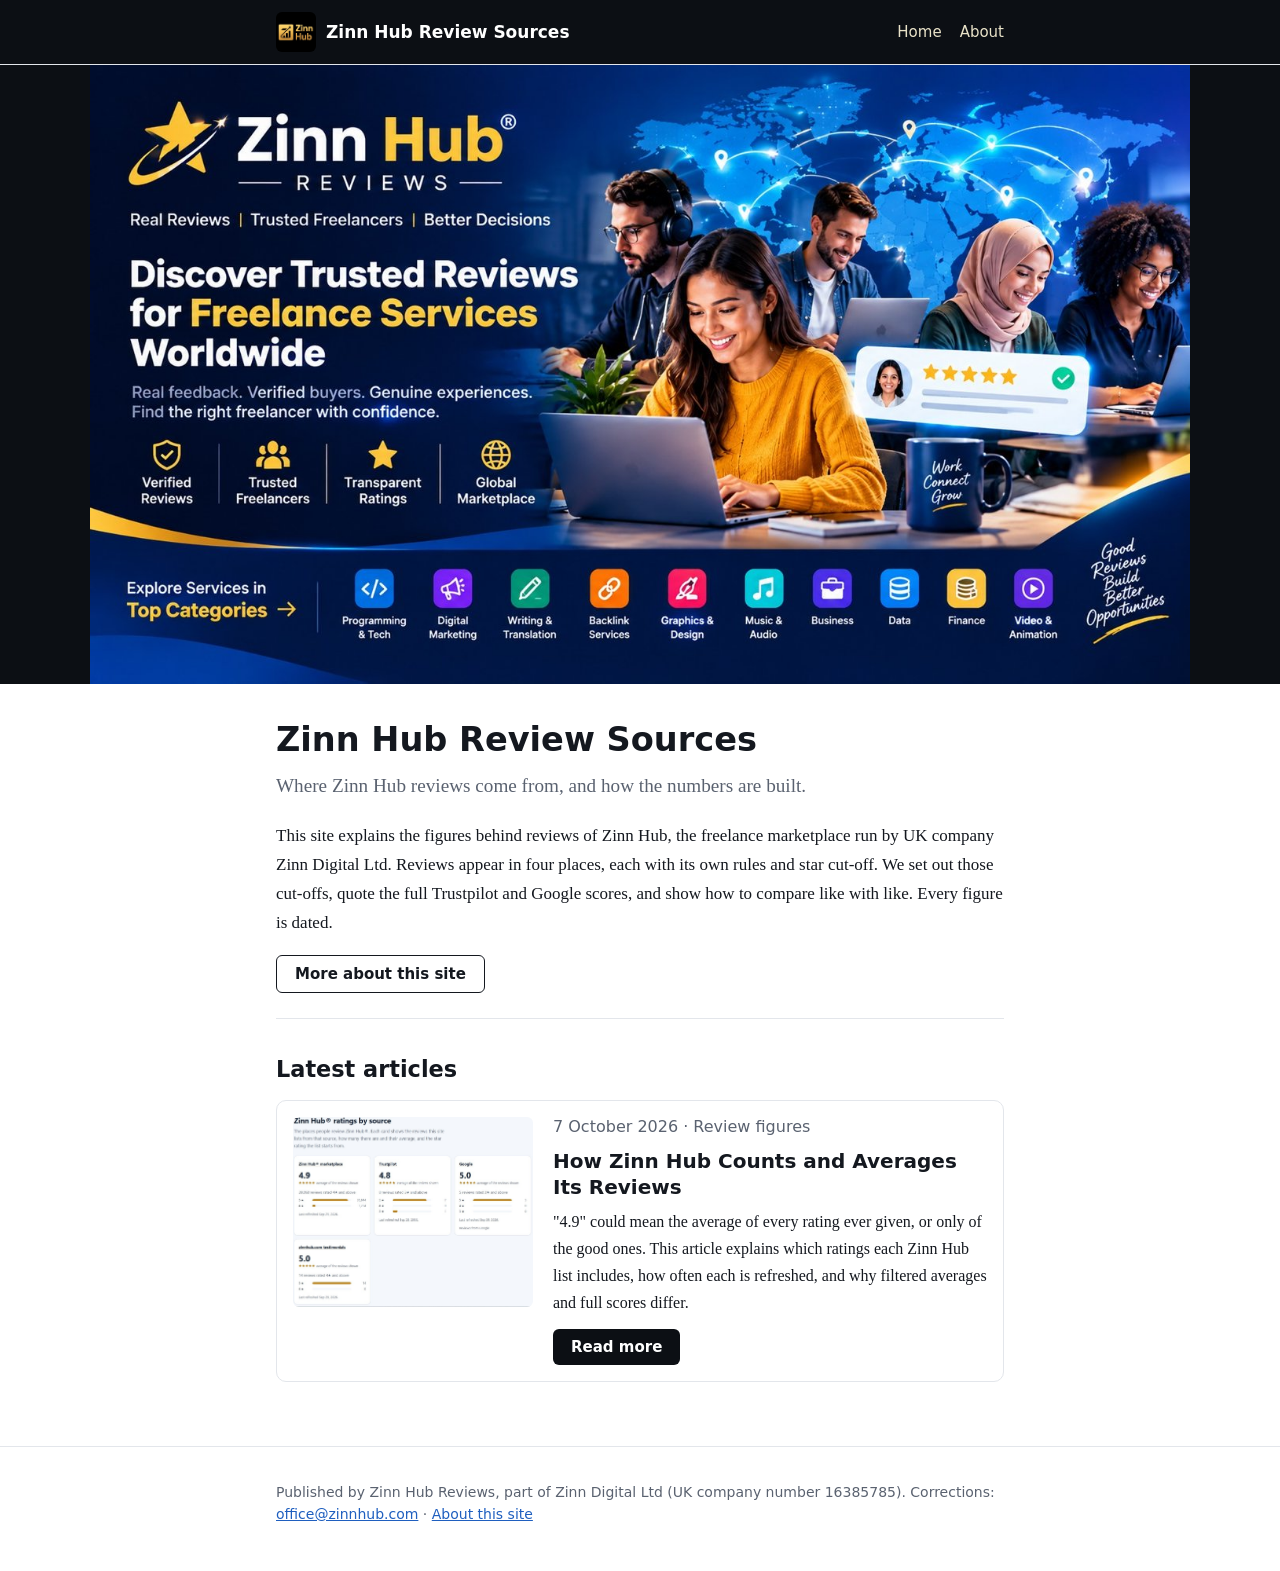
<file: index.html>
<!doctype html>
<html lang="en-GB">
<head>
<meta charset="utf-8">
<meta name="viewport" content="width=device-width, initial-scale=1">
<title>Zinn Hub Review Sources: How the Numbers Are Built</title>
<meta name="description" content="Where Zinn Hub reviews come from and how the numbers are built: marketplace orders, Trustpilot, Google and testimonials, with every star cut-off explained.">
<meta name="robots" content="index, follow">
<meta name="author" content="Zinn Hub Reviews">
<link rel="canonical" href="https://zinn-hub-reviews.github.io/">
<link rel="icon" href="zinn-hub-reviews-logo.jpg" type="image/jpeg">
<meta property="og:type" content="website">
<meta property="og:site_name" content="Zinn Hub Review Sources">
<meta property="og:title" content="Zinn Hub Review Sources: How the Numbers Are Built">
<meta property="og:description" content="Where Zinn Hub reviews come from and how the numbers are built: marketplace orders, Trustpilot, Google and testimonials, with every star cut-off explained.">
<meta property="og:url" content="https://zinn-hub-reviews.github.io/">
<meta property="og:image" content="https://zinn-hub-reviews.github.io/zinn-hub-reviews-banner-freelance-services-worldwide.jpg">
<meta property="og:image:alt" content="Zinn Hub Reviews banner: reviews for freelance services worldwide">
<meta property="og:locale" content="en_GB">
<meta name="twitter:card" content="summary_large_image">
<link rel="stylesheet" href="style.css">
<script type="application/ld+json">
{
  "@context": "https://schema.org",
  "@type": "Blog",
  "name": "Zinn Hub Review Sources",
  "url": "https://zinn-hub-reviews.github.io/",
  "description": "Where Zinn Hub reviews come from and how the numbers are built, with every star cut-off explained.",
  "inLanguage": "en-GB",
  "publisher": {
    "@type": "Organization",
    "name": "Zinn Digital Ltd",
    "url": "https://zinnhub.com/",
    "logo": {"@type": "ImageObject", "url": "https://zinn-hub-reviews.github.io/zinn-hub-reviews-logo.jpg"}
  },
  "blogPost": [{
    "@type": "BlogPosting",
    "headline": "How Zinn Hub Counts and Averages Its Reviews",
    "url": "https://zinn-hub-reviews.github.io/how-zinn-hub-counts-and-averages-reviews.html",
    "datePublished": "2026-10-07",
    "image": "https://zinn-hub-reviews.github.io/zinn-hub-ratings-by-review-source.jpg"
  }]
}
</script>
</head>
<body>
<header class="site">
  <div class="wrap">
    <a class="brand" href="./"><img src="zinn-hub-reviews-logo.jpg" alt="Zinn Hub Reviews logo" width="40" height="40"><span>Zinn Hub Review Sources</span></a>
    <nav><a href="./">Home</a><a href="about.html">About</a></nav>
  </div>
</header>

<div class="hero">
  <img src="zinn-hub-reviews-banner-freelance-services-worldwide.jpg" alt="Zinn Hub Reviews banner: reviews for freelance services worldwide" width="1400" height="788">
</div>

<main class="wrap">
<section class="intro">
  <h1>Zinn Hub Review Sources</h1>
  <p class="lead">Where Zinn Hub reviews come from, and how the numbers are built.</p>
  <p>This site explains the figures behind reviews of Zinn Hub, the freelance marketplace run by UK company Zinn Digital Ltd. Reviews appear in four places, each with its own rules and star cut-off. We set out those cut-offs, quote the full Trustpilot and Google scores, and show how to compare like with like. Every figure is dated.</p>
  <p><a class="btn btn-ghost" href="about.html">More about this site</a></p>
</section>

<section class="posts" aria-labelledby="latest">
  <h2 id="latest">Latest articles</h2>
  <article class="card">
    <a class="thumb" href="how-zinn-hub-counts-and-averages-reviews.html"><img src="zinn-hub-ratings-by-review-source.jpg" alt="Zinn Hub ratings by review source: marketplace, Trustpilot, Google and testimonials" width="1003" height="779" loading="lazy"></a>
    <div class="card-body">
      <p class="card-meta">7 October 2026 · Review figures</p>
      <h3><a href="how-zinn-hub-counts-and-averages-reviews.html">How Zinn Hub Counts and Averages Its Reviews</a></h3>
      <p>"4.9" could mean the average of every rating ever given, or only of the good ones. This article explains which ratings each Zinn Hub list includes, how often each is refreshed, and why filtered averages and full scores differ.</p>
      <a class="btn" href="how-zinn-hub-counts-and-averages-reviews.html">Read more</a>
    </div>
  </article>
</section>
</main>

<footer class="site">
  <div class="wrap">
    <p>Published by Zinn Hub Reviews, part of Zinn Digital Ltd (UK company number 16385785). Corrections: <a href="mailto:office@zinnhub.com">office@zinnhub.com</a> · <a href="about.html">About this site</a></p>
  </div>
</footer>
</body>
</html>
</file>
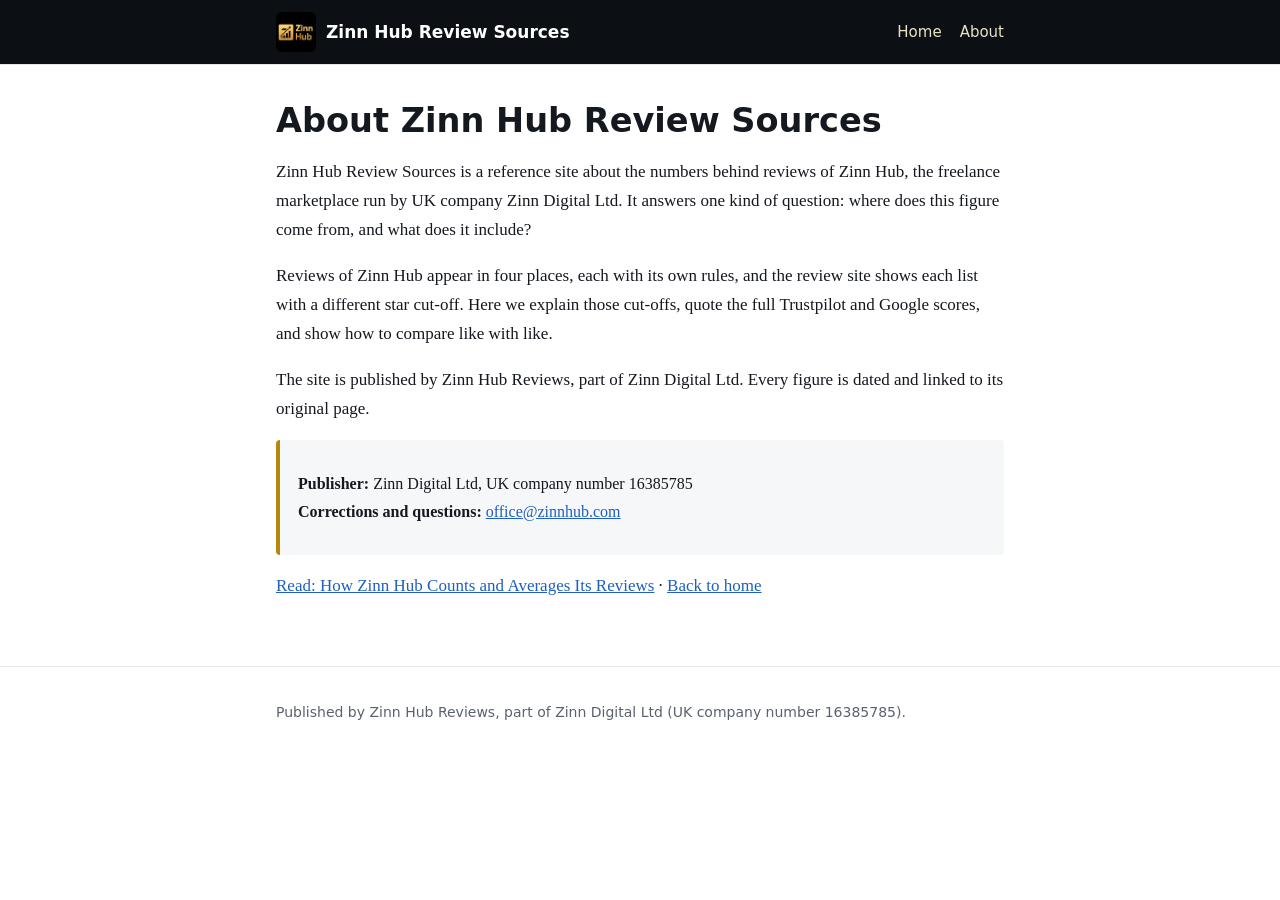
<file: about.html>
<!doctype html>
<html lang="en-GB">
<head>
<meta charset="utf-8">
<meta name="viewport" content="width=device-width, initial-scale=1">
<title>About Zinn Hub Review Sources</title>
<meta name="description" content="Zinn Hub Review Sources explains where Zinn Hub review figures come from, what each list includes and how to compare them. Published by Zinn Digital Ltd.">
<meta name="robots" content="index, follow">
<link rel="canonical" href="https://zinn-hub-reviews.github.io/about.html">
<link rel="icon" href="zinn-hub-reviews-logo.jpg" type="image/jpeg">
<meta property="og:type" content="website">
<meta property="og:site_name" content="Zinn Hub Review Sources">
<meta property="og:title" content="About Zinn Hub Review Sources">
<meta property="og:description" content="Where Zinn Hub review figures come from, what each list includes and how to compare them. Published by Zinn Digital Ltd.">
<meta property="og:url" content="https://zinn-hub-reviews.github.io/about.html">
<meta property="og:image" content="https://zinn-hub-reviews.github.io/zinn-hub-reviews-logo.jpg">
<meta property="og:locale" content="en_GB">
<link rel="stylesheet" href="style.css">
<script type="application/ld+json">
{
  "@context": "https://schema.org",
  "@type": "AboutPage",
  "name": "About Zinn Hub Review Sources",
  "url": "https://zinn-hub-reviews.github.io/about.html",
  "inLanguage": "en-GB",
  "publisher": {
    "@type": "Organization",
    "name": "Zinn Digital Ltd",
    "url": "https://zinnhub.com/",
    "email": "office@zinnhub.com",
    "logo": {"@type": "ImageObject", "url": "https://zinn-hub-reviews.github.io/zinn-hub-reviews-logo.jpg"}
  }
}
</script>
</head>
<body>
<header class="site">
  <div class="wrap">
    <a class="brand" href="./"><img src="zinn-hub-reviews-logo.jpg" alt="Zinn Hub Reviews logo" width="40" height="40"><span>Zinn Hub Review Sources</span></a>
    <nav><a href="./">Home</a><a href="about.html">About</a></nav>
  </div>
</header>

<main class="wrap">
<h1>About Zinn Hub Review Sources</h1>
<p>Zinn Hub Review Sources is a reference site about the numbers behind reviews of Zinn Hub, the freelance marketplace run by UK company Zinn Digital Ltd. It answers one kind of question: where does this figure come from, and what does it include?</p>
<p>Reviews of Zinn Hub appear in four places, each with its own rules, and the review site shows each list with a different star cut-off. Here we explain those cut-offs, quote the full Trustpilot and Google scores, and show how to compare like with like.</p>
<p>The site is published by Zinn Hub Reviews, part of Zinn Digital Ltd. Every figure is dated and linked to its original page.</p>
<div class="note">
  <p><strong>Publisher:</strong> Zinn Digital Ltd, UK company number 16385785<br>
  <strong>Corrections and questions:</strong> <a href="mailto:office@zinnhub.com">office@zinnhub.com</a></p>
</div>
<p><a href="how-zinn-hub-counts-and-averages-reviews.html">Read: How Zinn Hub Counts and Averages Its Reviews</a> · <a href="./">Back to home</a></p>
</main>

<footer class="site">
  <div class="wrap">
    <p>Published by Zinn Hub Reviews, part of Zinn Digital Ltd (UK company number 16385785).</p>
  </div>
</footer>
</body>
</html>
</file>
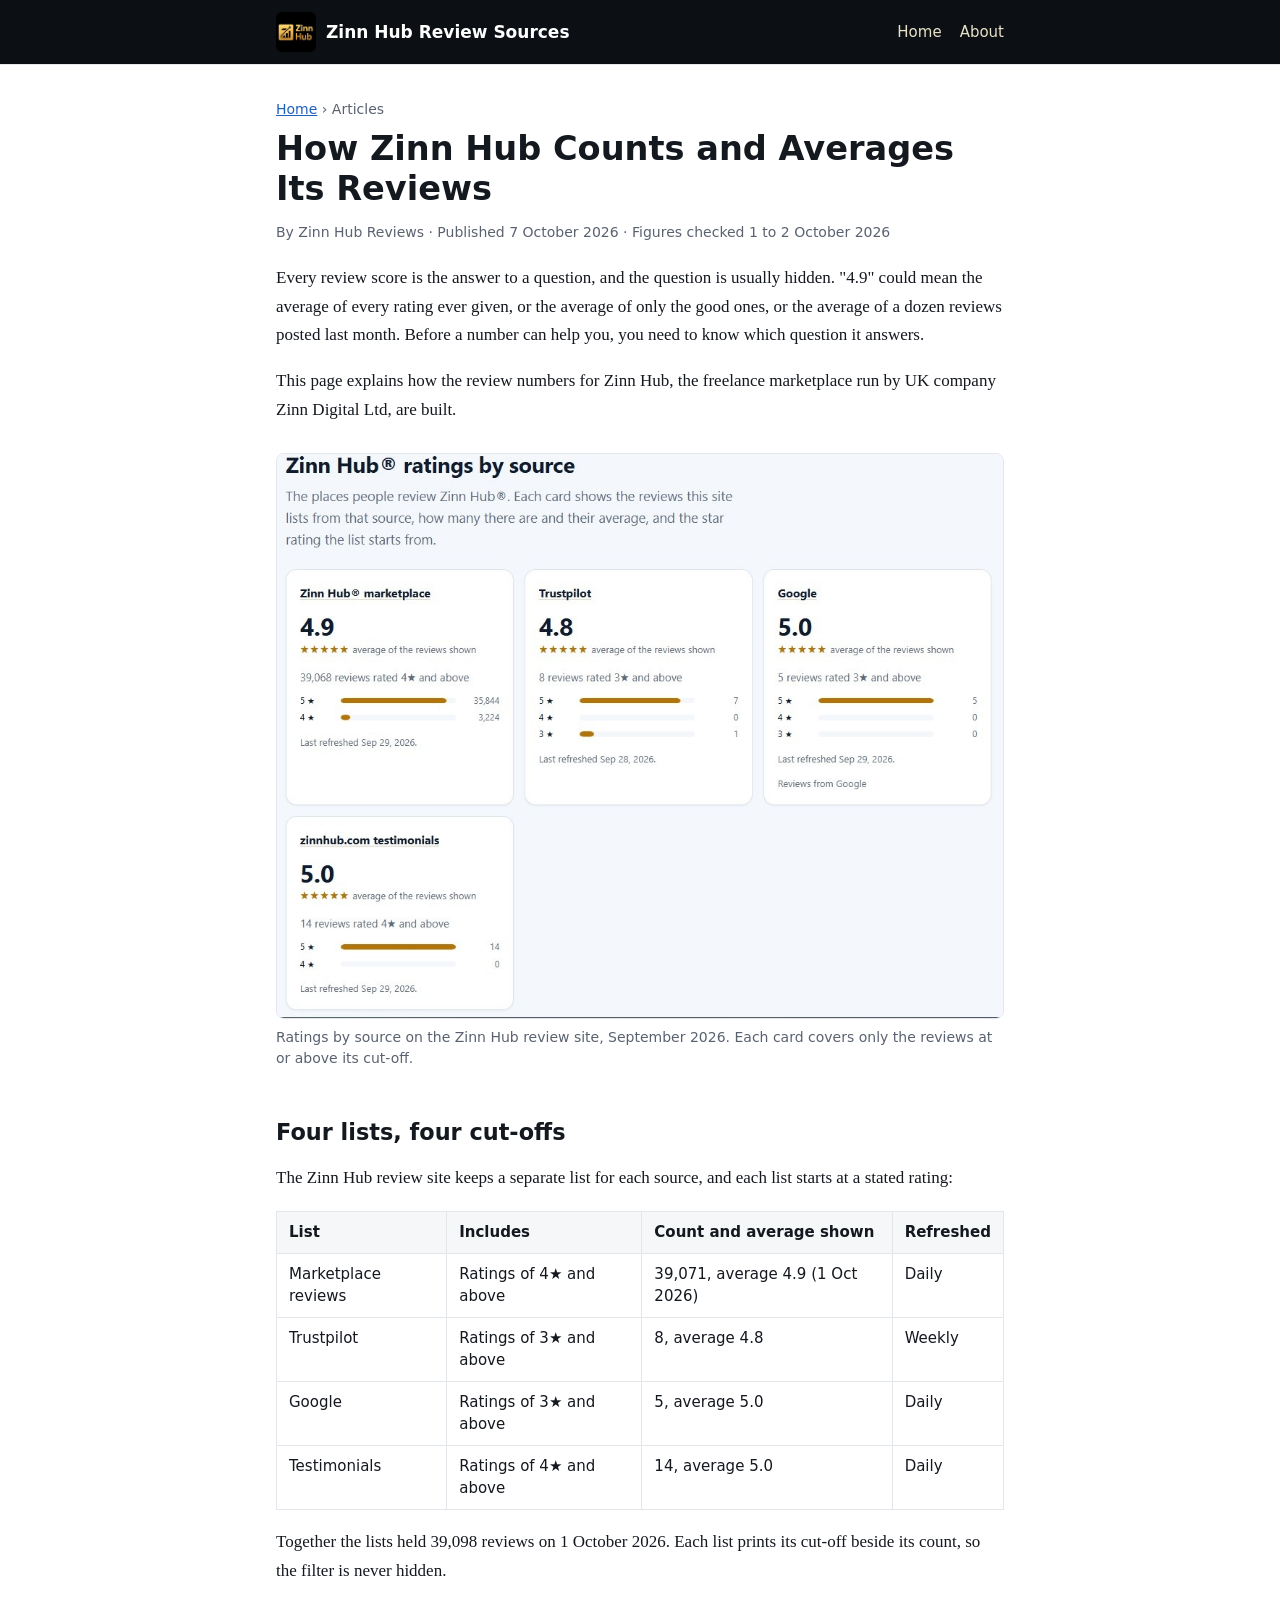
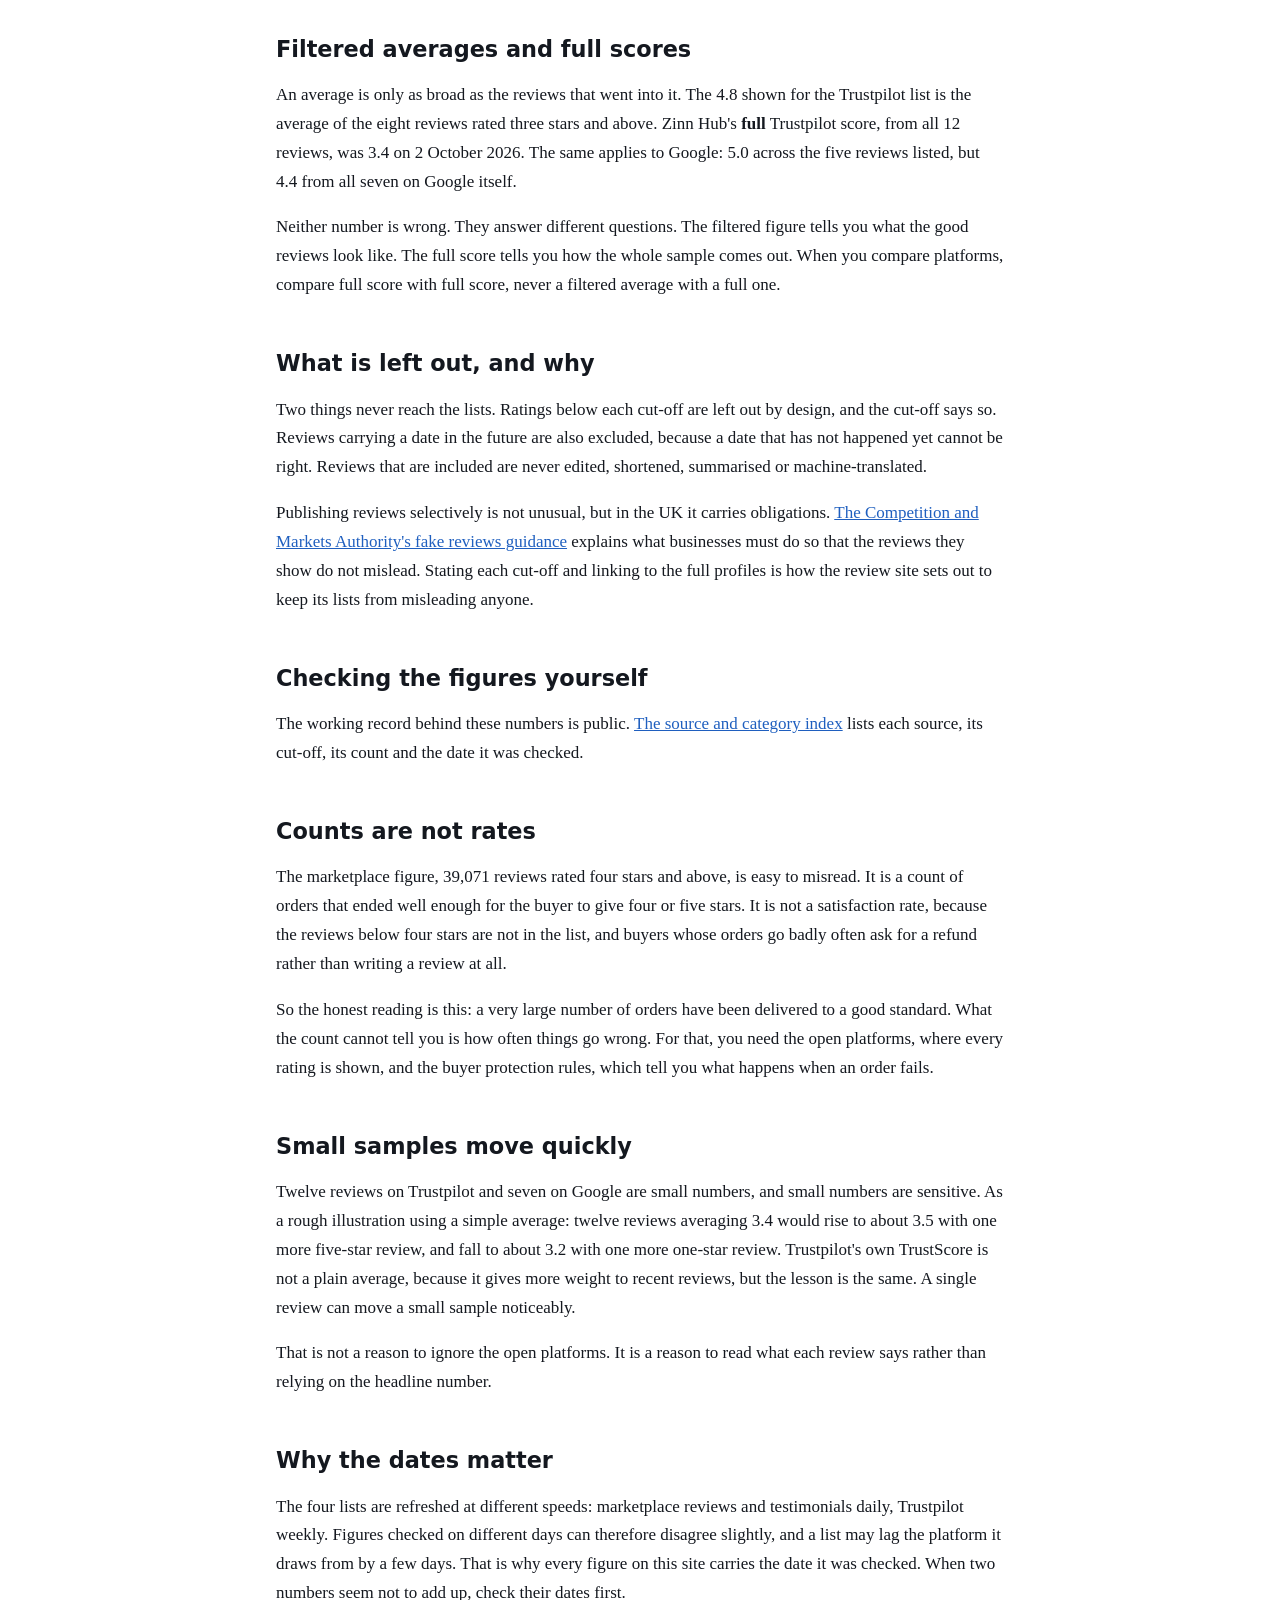
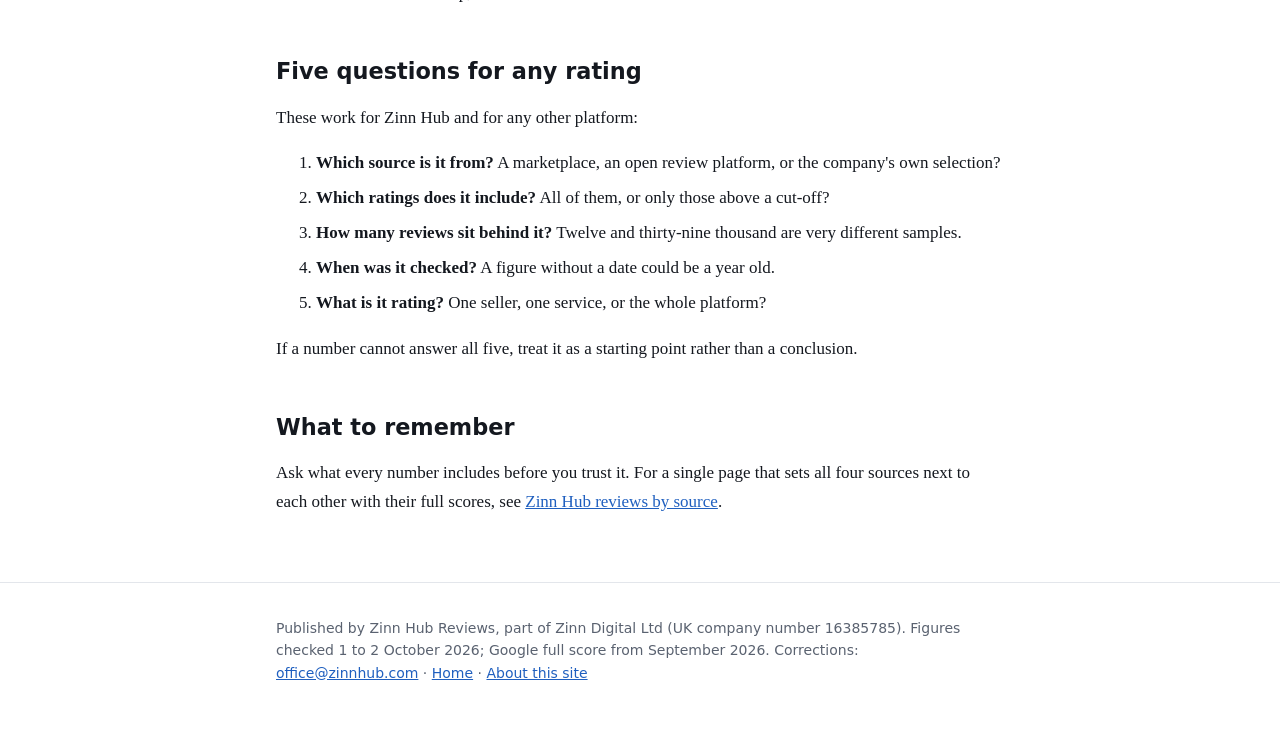
<file: how-zinn-hub-counts-and-averages-reviews.html>
<!doctype html>
<html lang="en-GB">
<head>
<meta charset="utf-8">
<meta name="viewport" content="width=device-width, initial-scale=1">
<title>How Zinn Hub Counts and Averages Its Reviews</title>
<meta name="description" content="How Zinn Hub review counts and averages are built: which ratings each list includes, how often it is refreshed, and why filtered and full scores differ.">
<meta name="keywords" content="Zinn Hub reviews, review counts, average rating, Trustpilot score, review sources, CMA guidance">
<meta name="robots" content="index, follow">
<meta name="author" content="Zinn Hub Reviews">
<link rel="canonical" href="https://zinn-hub-reviews.github.io/how-zinn-hub-counts-and-averages-reviews.html">
<link rel="icon" href="zinn-hub-reviews-logo.jpg" type="image/jpeg">
<meta property="og:type" content="article">
<meta property="og:site_name" content="Zinn Hub Review Sources">
<meta property="og:title" content="How Zinn Hub Counts and Averages Its Reviews">
<meta property="og:description" content="How Zinn Hub review counts and averages are built: which ratings each list includes, how often it is refreshed, and why filtered and full scores differ.">
<meta property="og:url" content="https://zinn-hub-reviews.github.io/how-zinn-hub-counts-and-averages-reviews.html">
<meta property="og:image" content="https://zinn-hub-reviews.github.io/zinn-hub-ratings-by-review-source.jpg">
<meta property="og:image:alt" content="Zinn Hub ratings by review source: marketplace, Trustpilot, Google and testimonials">
<meta property="og:locale" content="en_GB">
<meta property="article:published_time" content="2026-10-07">
<meta name="twitter:card" content="summary_large_image">
<link rel="stylesheet" href="style.css">
<script type="application/ld+json">
{
  "@context": "https://schema.org",
  "@type": "Article",
  "headline": "How Zinn Hub Counts and Averages Its Reviews",
  "description": "How Zinn Hub review counts and averages are built: which ratings each list includes, how often it is refreshed, and why filtered and full scores differ.",
  "image": "https://zinn-hub-reviews.github.io/zinn-hub-ratings-by-review-source.jpg",
  "datePublished": "2026-10-07",
  "dateModified": "2026-10-07",
  "inLanguage": "en-GB",
  "mainEntityOfPage": "https://zinn-hub-reviews.github.io/how-zinn-hub-counts-and-averages-reviews.html",
  "author": {"@type": "Organization", "name": "Zinn Hub Reviews", "url": "https://zinnhubreviews.com/"},
  "publisher": {
    "@type": "Organization",
    "name": "Zinn Digital Ltd",
    "url": "https://zinnhub.com/",
    "logo": {"@type": "ImageObject", "url": "https://zinn-hub-reviews.github.io/zinn-hub-reviews-logo.jpg"}
  },
  "about": {"@type": "Organization", "name": "Zinn Hub", "url": "https://zinnhub.com/"}
}
</script>
</head>
<body>
<header class="site">
  <div class="wrap">
    <a class="brand" href="./"><img src="zinn-hub-reviews-logo.jpg" alt="Zinn Hub Reviews logo" width="40" height="40"><span>Zinn Hub Review Sources</span></a>
    <nav><a href="./">Home</a><a href="about.html">About</a></nav>
  </div>
</header>

<main class="wrap">
<article>
<p class="crumbs"><a href="./">Home</a> › Articles</p>
<h1>How Zinn Hub Counts and Averages Its Reviews</h1>
<p class="meta">By Zinn Hub Reviews · Published 7 October 2026 · Figures checked 1 to 2 October 2026</p>

<p>Every review score is the answer to a question, and the question is usually hidden. "4.9" could mean the average of every rating ever given, or the average of only the good ones, or the average of a dozen reviews posted last month. Before a number can help you, you need to know which question it answers.</p>

<p>This page explains how the review numbers for Zinn Hub, the freelance marketplace run by UK company Zinn Digital Ltd, are built.</p>

<figure>
  <img src="zinn-hub-ratings-by-review-source.jpg" alt="Zinn Hub ratings by review source: marketplace, Trustpilot, Google and testimonials" width="1003" height="779">
  <figcaption>Ratings by source on the Zinn Hub review site, September 2026. Each card covers only the reviews at or above its cut-off.</figcaption>
</figure>

<h2>Four lists, four cut-offs</h2>
<p>The Zinn Hub review site keeps a separate list for each source, and each list starts at a stated rating:</p>
<div class="table-wrap">
<table>
  <thead><tr><th>List</th><th>Includes</th><th>Count and average shown</th><th>Refreshed</th></tr></thead>
  <tbody>
    <tr><td>Marketplace reviews</td><td>Ratings of 4★ and above</td><td>39,071, average 4.9 (1 Oct 2026)</td><td>Daily</td></tr>
    <tr><td>Trustpilot</td><td>Ratings of 3★ and above</td><td>8, average 4.8</td><td>Weekly</td></tr>
    <tr><td>Google</td><td>Ratings of 3★ and above</td><td>5, average 5.0</td><td>Daily</td></tr>
    <tr><td>Testimonials</td><td>Ratings of 4★ and above</td><td>14, average 5.0</td><td>Daily</td></tr>
  </tbody>
</table>
</div>
<p>Together the lists held 39,098 reviews on 1 October 2026. Each list prints its cut-off beside its count, so the filter is never hidden.</p>

<h2>Filtered averages and full scores</h2>
<p>An average is only as broad as the reviews that went into it. The 4.8 shown for the Trustpilot list is the average of the eight reviews rated three stars and above. Zinn Hub's <strong>full</strong> Trustpilot score, from all 12 reviews, was 3.4 on 2 October 2026. The same applies to Google: 5.0 across the five reviews listed, but 4.4 from all seven on Google itself.</p>
<p>Neither number is wrong. They answer different questions. The filtered figure tells you what the good reviews look like. The full score tells you how the whole sample comes out. When you compare platforms, compare full score with full score, never a filtered average with a full one.</p>

<h2>What is left out, and why</h2>
<p>Two things never reach the lists. Ratings below each cut-off are left out by design, and the cut-off says so. Reviews carrying a date in the future are also excluded, because a date that has not happened yet cannot be right. Reviews that are included are never edited, shortened, summarised or machine-translated.</p>
<p>Publishing reviews selectively is not unusual, but in the UK it carries obligations. <a href="https://www.gov.uk/government/publications/fake-reviews-cma208">The Competition and Markets Authority's fake reviews guidance</a> explains what businesses must do so that the reviews they show do not mislead. Stating each cut-off and linking to the full profiles is how the review site sets out to keep its lists from misleading anyone.</p>

<h2>Checking the figures yourself</h2>
<p>The working record behind these numbers is public. <a href="https://docs.google.com/spreadsheets/d/e/2PACX-1vTNYDg6b-x9W0nBi0LAIwGPPS3fiNRdH6Pi3pLp6FMhUeCY8wYb3EYJvKPn0r7V2oo_NOFGzGB7_reG/pubhtml">The source and category index</a> lists each source, its cut-off, its count and the date it was checked.</p>

<h2>Counts are not rates</h2>
<p>The marketplace figure, 39,071 reviews rated four stars and above, is easy to misread. It is a count of orders that ended well enough for the buyer to give four or five stars. It is not a satisfaction rate, because the reviews below four stars are not in the list, and buyers whose orders go badly often ask for a refund rather than writing a review at all.</p>
<p>So the honest reading is this: a very large number of orders have been delivered to a good standard. What the count cannot tell you is how often things go wrong. For that, you need the open platforms, where every rating is shown, and the buyer protection rules, which tell you what happens when an order fails.</p>

<h2>Small samples move quickly</h2>
<p>Twelve reviews on Trustpilot and seven on Google are small numbers, and small numbers are sensitive. As a rough illustration using a simple average: twelve reviews averaging 3.4 would rise to about 3.5 with one more five-star review, and fall to about 3.2 with one more one-star review. Trustpilot's own TrustScore is not a plain average, because it gives more weight to recent reviews, but the lesson is the same. A single review can move a small sample noticeably.</p>
<p>That is not a reason to ignore the open platforms. It is a reason to read what each review says rather than relying on the headline number.</p>

<h2>Why the dates matter</h2>
<p>The four lists are refreshed at different speeds: marketplace reviews and testimonials daily, Trustpilot weekly. Figures checked on different days can therefore disagree slightly, and a list may lag the platform it draws from by a few days. That is why every figure on this site carries the date it was checked. When two numbers seem not to add up, check their dates first.</p>

<h2>Five questions for any rating</h2>
<p>These work for Zinn Hub and for any other platform:</p>
<ol>
  <li><strong>Which source is it from?</strong> A marketplace, an open review platform, or the company's own selection?</li>
  <li><strong>Which ratings does it include?</strong> All of them, or only those above a cut-off?</li>
  <li><strong>How many reviews sit behind it?</strong> Twelve and thirty-nine thousand are very different samples.</li>
  <li><strong>When was it checked?</strong> A figure without a date could be a year old.</li>
  <li><strong>What is it rating?</strong> One seller, one service, or the whole platform?</li>
</ol>
<p>If a number cannot answer all five, treat it as a starting point rather than a conclusion.</p>

<h2>What to remember</h2>
<p>Ask what every number includes before you trust it. For a single page that sets all four sources next to each other with their full scores, see <a href="https://zinnhubreviewinfo.z33.web.core.windows.net/">Zinn Hub reviews by source</a>.</p>
</article>
</main>

<footer class="site">
  <div class="wrap">
    <p>Published by Zinn Hub Reviews, part of Zinn Digital Ltd (UK company number 16385785). Figures checked 1 to 2 October 2026; Google full score from September 2026. Corrections: <a href="mailto:office@zinnhub.com">office@zinnhub.com</a> · <a href="./">Home</a> · <a href="about.html">About this site</a></p>
  </div>
</footer>
</body>
</html>
</file>
<file: style.css>
:root{--ink:#14181f;--muted:#5a6270;--line:#e3e6eb;--bg:#ffffff;--soft:#f6f7f9;--accent:#b8860b;--link:#1f5fbf}
*{box-sizing:border-box}
html{-webkit-text-size-adjust:100%}
body{margin:0;background:var(--bg);color:var(--ink);font:17px/1.7 Georgia,"Times New Roman",serif}
a{color:var(--link)}
header.site{border-bottom:1px solid var(--line);background:#0c0f14}
header.site .wrap{display:flex;align-items:center;justify-content:space-between;gap:16px;padding:12px 16px}
.brand{display:flex;align-items:center;gap:10px;color:#fff;text-decoration:none;font:600 17px/1.2 system-ui,-apple-system,"Segoe UI",Roboto,Arial,sans-serif}
.brand img{width:40px;height:40px;border-radius:6px}
nav a{color:#e9e2c8;text-decoration:none;font:500 15px system-ui,-apple-system,"Segoe UI",Roboto,Arial,sans-serif;margin-left:18px}
nav a:hover{color:#fff}
.wrap{max-width:760px;margin:0 auto;padding:0 16px}
main.wrap{padding-top:36px;padding-bottom:48px}
h1{font:700 2.1rem/1.2 system-ui,-apple-system,"Segoe UI",Roboto,Arial,sans-serif;margin:0 0 10px}
h2{font:700 1.4rem/1.3 system-ui,-apple-system,"Segoe UI",Roboto,Arial,sans-serif;margin:2.2em 0 .5em}
.meta{color:var(--muted);font:14px system-ui,-apple-system,"Segoe UI",Roboto,Arial,sans-serif;margin-bottom:24px}
figure{margin:28px 0}
figure img{width:100%;height:auto;border:1px solid var(--line);border-radius:8px;display:block}
figcaption{color:var(--muted);font:14px/1.5 system-ui,-apple-system,"Segoe UI",Roboto,Arial,sans-serif;margin-top:8px}
.table-wrap{overflow-x:auto;margin:18px 0}
table{border-collapse:collapse;width:100%;min-width:520px;font:15px/1.5 system-ui,-apple-system,"Segoe UI",Roboto,Arial,sans-serif}
th,td{border:1px solid var(--line);padding:9px 12px;text-align:left;vertical-align:top}
th{background:var(--soft)}
ol li{margin-bottom:6px}
.note{background:var(--soft);border-left:4px solid var(--accent);padding:14px 18px;border-radius:4px;font-size:16px}
footer.site{border-top:1px solid var(--line);color:var(--muted);font:14px/1.6 system-ui,-apple-system,"Segoe UI",Roboto,Arial,sans-serif;padding:20px 0 32px}
@media (max-width:560px){body{font-size:16px}h1{font-size:1.65rem}nav a{margin-left:12px}.brand span{display:none}}
.hero{background:#0c0f14}
.hero img{display:block;width:100%;max-width:1100px;height:auto;margin:0 auto}
.intro{padding-bottom:8px;border-bottom:1px solid var(--line)}
.lead{font-size:1.2rem;color:var(--muted);margin-top:0}
.btn{display:inline-block;background:#0c0f14;color:#fff;text-decoration:none;padding:9px 18px;border-radius:6px;font:600 15px system-ui,-apple-system,"Segoe UI",Roboto,Arial,sans-serif}
.btn:hover{background:#2a2f38}
.btn-ghost{background:transparent;color:var(--ink);border:1px solid var(--ink)}
.btn-ghost:hover{background:var(--soft)}
.posts h2{margin-top:1.6em}
.card{display:grid;grid-template-columns:240px 1fr;gap:20px;border:1px solid var(--line);border-radius:10px;padding:16px;margin:16px 0}
.card .thumb img{width:100%;height:100%;max-height:190px;object-fit:cover;border-radius:6px;display:block}
.card h3{font:700 1.25rem/1.3 system-ui,-apple-system,"Segoe UI",Roboto,Arial,sans-serif;margin:4px 0 8px}
.card h3 a{color:var(--ink);text-decoration:none}
.card h3 a:hover{text-decoration:underline}
.card p{margin:0 0 12px;font-size:16px}
.card-meta{color:var(--muted);font:13px system-ui,-apple-system,"Segoe UI",Roboto,Arial,sans-serif;margin:0}
.crumbs{color:var(--muted);font:14px system-ui,-apple-system,"Segoe UI",Roboto,Arial,sans-serif;margin:0 0 12px}
@media (max-width:620px){.card{grid-template-columns:1fr}.card .thumb img{max-height:220px}}
</file>
